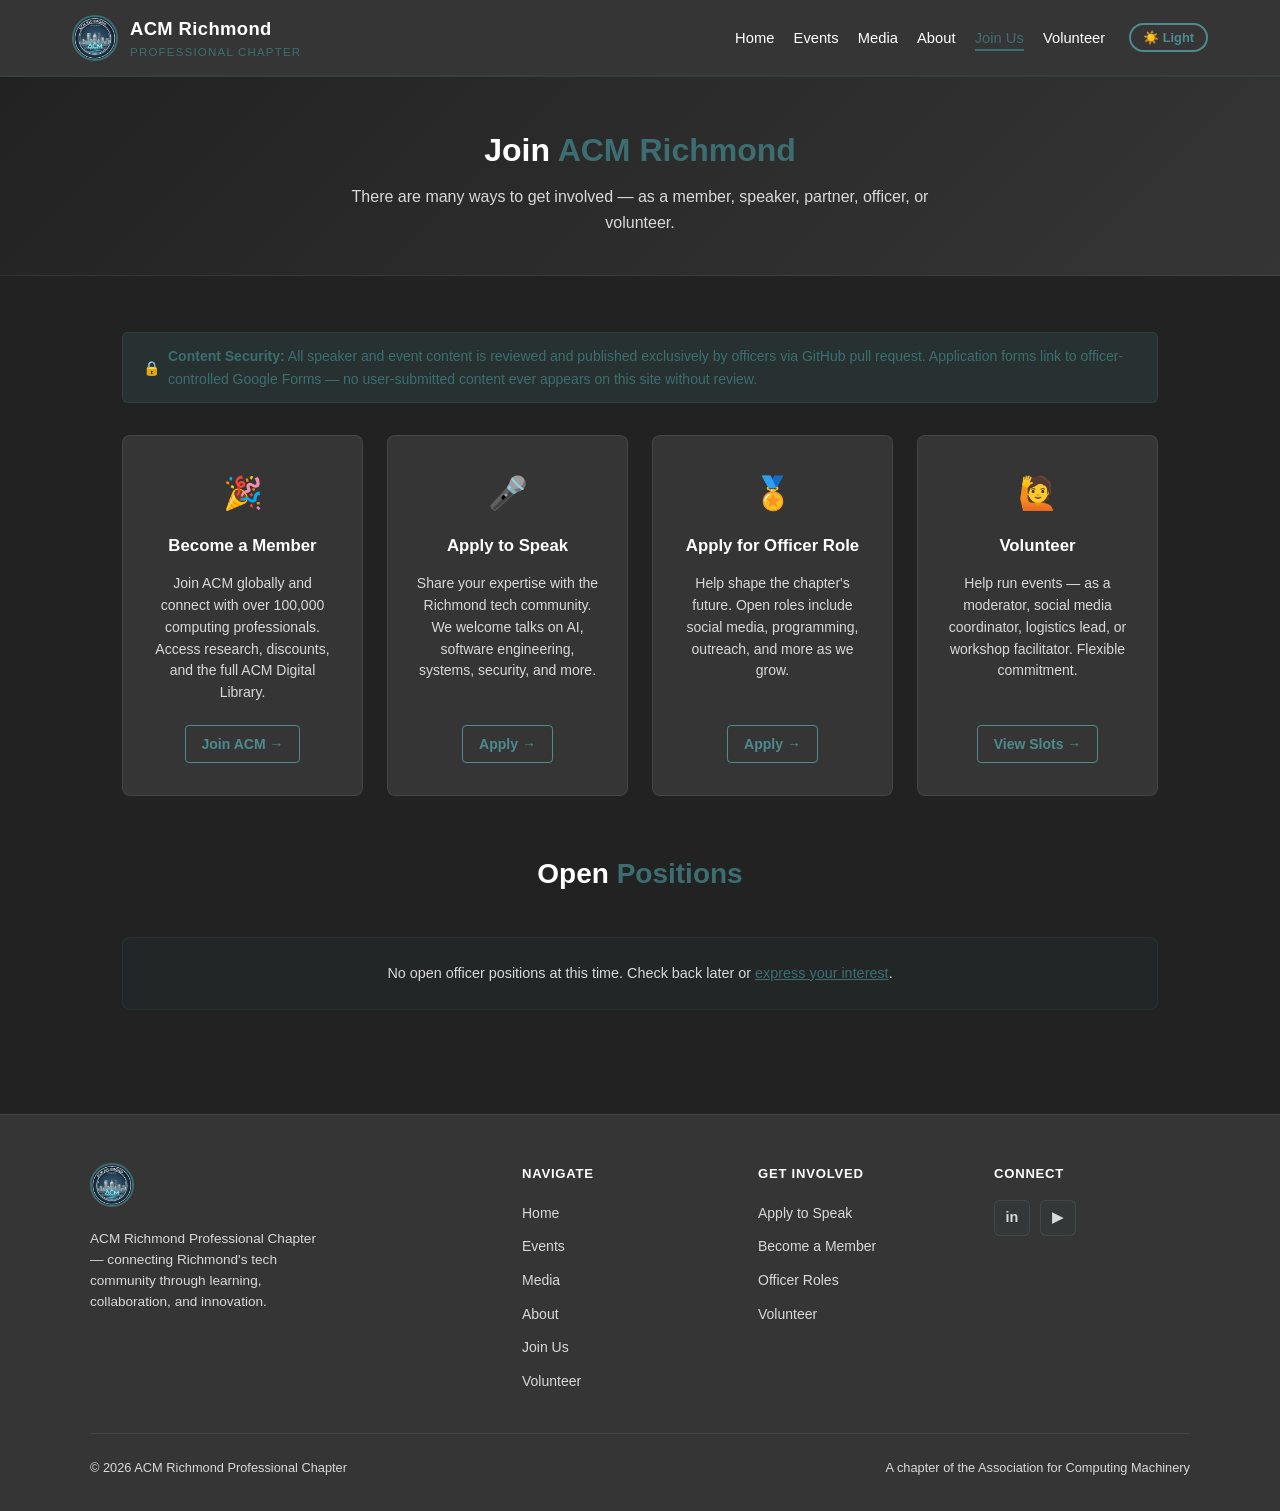
<file: join.html>
<!DOCTYPE html>
<html lang="en">
<head>
  <meta charset="UTF-8">
  <meta name="viewport" content="width=device-width, initial-scale=1.0">
  <meta http-equiv="Content-Security-Policy" content="default-src 'self'; script-src 'self' 'unsafe-inline'; style-src 'self' 'unsafe-inline'; img-src 'self' https://ui-avatars.com https://img.youtube.com data:; connect-src 'self'; object-src 'none'; base-uri 'self'; frame-src 'none';">
  <title>Join Us &mdash; ACM Richmond</title>
  <meta name="description" content="Become a member, apply to speak, partner, or take an officer role at ACM Richmond.">
  <meta property="og:type" content="website">
  <meta property="og:site_name" content="ACM Richmond Professional Chapter">
  <meta property="og:title" content="Join Us &mdash; ACM Richmond">
  <meta property="og:description" content="Become a member, apply to speak, partner, or take an officer role at ACM Richmond.">
  <meta property="og:url" content="https://acmrichmond.org/join.html">
  <meta property="og:image" content="https://acmrichmond.org/acm-logo.png">
  <meta name="twitter:card" content="summary">
  <meta name="twitter:title" content="Join Us &mdash; ACM Richmond">
  <meta name="twitter:description" content="Become a member, apply to speak, partner, or take an officer role at ACM Richmond.">
  <meta name="twitter:image" content="https://acmrichmond.org/acm-logo.png">
  <link rel="icon" type="image/png" href="acm-logo.png">
  <link rel="apple-touch-icon" href="acm-logo.png">
  <link rel="stylesheet" href="css/style.css">
  <script>
    const _t = localStorage.getItem('theme');
    if (_t === 'light') document.documentElement.setAttribute('data-theme', 'light');
  </script>
</head>
<body>

<header>
  <div class="nav-container">
    <a href="index.html" class="brand">
      <img src="acm-logo.png" alt="ACM Richmond Logo">
      <div class="brand-text">
        <h1>ACM Richmond</h1>
        <p>Professional Chapter</p>
      </div>
    </a>
    <div class="nav-right" id="navRight">
      <nav><ul id="navList"></ul></nav>
      <button class="theme-toggle-btn" id="themeToggle">&#9728;&#65039; Light</button>
    </div>
    <button class="hamburger" id="navToggle" aria-label="Toggle navigation">&#9776;</button>
  </div>
</header>

<main>
  <div class="page-header">
    <h2>Join <span>ACM Richmond</span></h2>
    <p>There are many ways to get involved &mdash; as a member, speaker, partner, officer, or volunteer.</p>
  </div>

  <div class="container">

    <div class="notice reveal">
      <span>&#128274;</span>
      <span><strong>Content Security:</strong> All speaker and event content is reviewed and published exclusively by officers via GitHub pull request. Application forms link to officer-controlled Google Forms &mdash; no user-submitted content ever appears on this site without review.</span>
    </div>

    <!-- JOIN CARDS -->
    <div class="join-grid reveal-stagger">
      <div class="join-card">
        <div class="join-icon">&#127881;</div>
        <h3>Become a Member</h3>
        <p>Join ACM globally and connect with over 100,000 computing professionals. Access research, discounts, and the full ACM Digital Library.</p>
        <div class="join-action">
          <a href="https://www.acm.org/membership" target="_blank" rel="noopener noreferrer" class="btn-sm">Join ACM &rarr;</a>
        </div>
      </div>

      <div class="join-card">
        <div class="join-icon">&#127908;</div>
        <h3>Apply to Speak</h3>
        <p>Share your expertise with the Richmond tech community. We welcome talks on AI, software engineering, systems, security, and more.</p>
        <div class="join-action">
          <!-- Replace with your Google Form URL for speaker applications -->
          <a href="https://docs.google.com/forms/d/1eMYXUwFsFEixy_sfY6fhcHXIHY5MrTW9e2OGOR9u44U" target="_blank" rel="noopener noreferrer" class="btn-sm">Apply &rarr;</a>
        </div>
      </div>

      <div class="join-card">
        <div class="join-icon">&#127941;</div>
        <h3>Apply for Officer Role</h3>
        <p>Help shape the chapter's future. Open roles include social media, programming, outreach, and more as we grow.</p>
        <div class="join-action">
          <!-- Replace with your Google Form URL for officer applications -->
          <a href="https://docs.google.com/forms/d/e/1FAIpQLScZHKF9UhTcBZkwYAfJ_ID4JYwEUC-y-1XF-Ft4G_ESHI5Ycw/viewform?usp=publish-editor" target="_blank" rel="noopener noreferrer" class="btn-sm">Apply &rarr;</a>
        </div>
      </div>

      <div class="join-card">
        <div class="join-icon">&#128587;</div>
        <h3>Volunteer</h3>
        <p>Help run events &mdash; as a moderator, social media coordinator, logistics lead, or workshop facilitator. Flexible commitment.</p>
        <div class="join-action">
          <a href="volunteer.html" class="btn-sm">View Slots &rarr;</a>
        </div>
      </div>
    </div>

    <!-- OPEN POSITIONS -->
    <section>
      <h2 class="section-title">Open <span>Positions</span></h2>
      <div id="openPositions">
        <div style="color:var(--text-muted);font-size:0.9rem">Loading open roles&hellip;</div>
      </div>
    </section>

  </div>
</main>

<footer>
  <div class="footer-grid">
    <div>
      <img src="acm-logo.png" alt="ACM Richmond" width="44" style="border-radius:50%;border:2px solid var(--cyan-glow)">
      <p class="footer-tagline">ACM Richmond Professional Chapter &mdash; connecting Richmond's tech community through learning, collaboration, and innovation.</p>
    </div>
    <div class="footer-col">
      <h4>Navigate</h4>
      <ul>
        <li><a href="index.html">Home</a></li>
        <li><a href="events.html">Events</a></li>
        <li><a href="media.html">Media</a></li>
        <li><a href="about.html">About</a></li>
        <li><a href="join.html">Join Us</a></li>
        <li><a href="volunteer.html">Volunteer</a></li>
      </ul>
    </div>
    <div class="footer-col">
      <h4>Get Involved</h4>
      <ul>
        <li><a href="join.html">Apply to Speak</a></li>
        <li><a href="join.html">Become a Member</a></li>
        <li><a href="join.html">Officer Roles</a></li>
        <li><a href="volunteer.html">Volunteer</a></li>
      </ul>
    </div>
    <div class="footer-col">
      <h4>Connect</h4>
      <div class="footer-social">
        <a href="https://www.linkedin.com/company/richmond-acm-chapter/posts/?feedView=all"
           target="_blank" rel="noopener noreferrer" title="LinkedIn" aria-label="LinkedIn">in</a>
        <a href="https://www.youtube.com/@ACMChapterRVA"
           target="_blank" rel="noopener noreferrer" title="YouTube" aria-label="YouTube">&#9654;</a>
      </div>
    </div>
  </div>
  <div class="footer-bottom">
    <span>&copy; 2026 ACM Richmond Professional Chapter</span>
    <span>A chapter of the <a href="https://www.acm.org" target="_blank" rel="noopener noreferrer">Association for Computing Machinery</a></span>
  </div>
</footer>

<script src="js/main.js"></script>
<script>
  renderNav('join');

  fetch('data/team.json')
    .then(function(r) { return r.json(); })
    .then(function(team) {
      var open = team.filter(function(m) { return m.open; });
      var el = document.getElementById('openPositions');
      if (!open.length) {
        el.innerHTML = '<div class="open-positions-notice">No open officer positions at this time. Check back later or <a href="https://docs.google.com/forms/d/e/1FAIpQLScZHKF9UhTcBZkwYAfJ_ID4JYwEUC-y-1XF-Ft4G_ESHI5Ycw/viewform?usp=publish-editor" target="_blank" rel="noopener noreferrer" style="color:var(--cyan-glow)">express your interest</a>.</div>';
        return;
      }
      el.innerHTML = open.map(function(m) {
        return '<div class="open-position-card">' +
          '<div><h4>' + sanitize(m.role) + '</h4>' +
          '<p style="color:var(--text-muted);font-size:0.82rem;margin-top:0.2rem">' + sanitize(m.bio || 'Help shape the ACM Richmond chapter.') + '</p></div>' +
          '<a href="https://docs.google.com/forms/d/e/1FAIpQLScZHKF9UhTcBZkwYAfJ_ID4JYwEUC-y-1XF-Ft4G_ESHI5Ycw/viewform?usp=publish-editor" target="_blank" rel="noopener noreferrer" class="btn-sm">Apply &rarr;</a>' +
        '</div>';
      }).join('');
      animateIn(el);
    })
    .catch(function() {
      document.getElementById('openPositions').innerHTML =
        '<div class="open-positions-notice">Unable to load open positions.</div>';
    });
</script>
</body>
</html>
</file>
<file: css/style.css>
/* ===========================
   THEME VARIABLES — Charcoal & Teal
   =========================== */
:root {
  --bg-deep:    #222222;
  --bg-dark:    #353535;
  --text-light: #ffffff;
  --text-muted: #d9d9d9;
  --cyan-glow:  #3c6e71;
  --cyan-bright:#4d8b8e;
  --white:      #ffffff;
  --card-border:rgba(255, 255, 255, 0.08);
  --amber:      #3c6e71;
  --amber-dim:  rgba(60, 110, 113, 0.20);
}

[data-theme="light"] {
  --bg-deep:    #d9d9d9;
  --bg-dark:    #ffffff;
  --text-light: #353535;
  --text-muted: #284b63;
  --cyan-glow:  #3c6e71;
  --cyan-bright:#284b63;
  --white:      #353535;
  --card-border:rgba(53, 53, 53, 0.12);
  --amber:      #284b63;
  --amber-dim:  rgba(40, 75, 99, 0.12);
}

/* ===========================
   RESET & BASE
   =========================== */
*, *::before, *::after { box-sizing: border-box; margin: 0; padding: 0; }

html { scroll-behavior: smooth; }

body {
  font-family: -apple-system, BlinkMacSystemFont, 'Segoe UI', Roboto, Helvetica, Arial, sans-serif;
  background-color: var(--bg-deep);
  color: var(--text-light);
  line-height: 1.6;
  transition: background-color 0.3s ease, color 0.3s ease;
}

/* ===========================
   HEADER & NAV
   =========================== */
header {
  background-color: var(--bg-dark);
  border-bottom: 2px solid rgba(60, 110, 113,0.18);
  position: sticky;
  top: 0;
  z-index: 100;
  transition: background-color 0.3s ease;
}

.nav-container {
  max-width: 1200px;
  margin: 0 auto;
  display: flex;
  justify-content: space-between;
  align-items: center;
  padding: 0.85rem 2rem;
  gap: 1rem;
}

.brand {
  display: flex;
  align-items: center;
  gap: 12px;
  text-decoration: none;
  color: var(--white);
  flex-shrink: 0;
}

.brand img {
  width: 46px;
  height: 46px;
  border-radius: 50%;
  border: 2px solid var(--cyan-glow);
}

.brand-text h1 { font-size: 1.15rem; font-weight: 700; letter-spacing: 0.4px; }
.brand-text p  { font-size: 0.72rem; color: var(--amber); text-transform: uppercase; letter-spacing: 1.2px; }

.nav-right {
  display: flex;
  align-items: center;
  gap: 1.5rem;
}

nav ul { display: flex; list-style: none; gap: 1.2rem; }

nav a {
  text-decoration: none;
  color: var(--text-light);
  font-weight: 500;
  font-size: 0.92rem;
  transition: color 0.2s;
  padding-bottom: 3px;
  position: relative;
}

nav a::after {
  content: '';
  position: absolute;
  left: 0; bottom: -2px;
  width: 0; height: 2px;
  background: var(--cyan-glow);
  transition: width 0.22s ease;
}

nav a:hover { color: var(--cyan-glow); }
nav a.active { color: var(--cyan-glow); }
nav a:hover::after, nav a.active::after { width: 100%; }

.theme-toggle-btn {
  background: transparent;
  border: 2px solid var(--cyan-bright);
  color: var(--cyan-bright);
  padding: 0.32rem 0.75rem;
  border-radius: 20px;
  cursor: pointer;
  font-size: 0.8rem;
  font-weight: 600;
  transition: all 0.2s;
  white-space: nowrap;
  flex-shrink: 0;
}

.theme-toggle-btn:hover { background-color: var(--cyan-bright); color: #fff; }

.hamburger {
  display: none;
  background: transparent;
  border: 2px solid var(--cyan-bright);
  color: var(--cyan-bright);
  padding: 0.3rem 0.65rem;
  border-radius: 6px;
  cursor: pointer;
  font-size: 1.1rem;
  line-height: 1;
  flex-shrink: 0;
  transition: all 0.2s;
}

.hamburger:hover { background: var(--cyan-bright); color: #fff; }

/* ===========================
   LAYOUT
   =========================== */
.container { max-width: 1100px; margin: 0 auto; padding: 3.5rem 2rem; }

.page-header {
  background: linear-gradient(135deg, var(--bg-deep) 0%, var(--bg-dark) 100%);
  padding: 3rem 2rem 2.5rem;
  text-align: center;
  border-bottom: 1px solid var(--card-border);
  animation: pageFadeIn 0.45s ease forwards;
}

.page-header h2 { font-size: 2rem; color: var(--white); margin-bottom: 0.5rem; }
.page-header h2 span { color: var(--cyan-glow); }
.page-header p { color: var(--text-muted); max-width: 580px; margin: 0 auto; font-size: 1rem; }

.hero {
  background: linear-gradient(135deg, var(--bg-deep) 30%, var(--bg-dark) 100%);
  padding: 5rem 2rem 4.5rem;
  text-align: center;
  animation: pageFadeIn 0.5s ease forwards;
}

.hero h2 { font-size: 2.6rem; margin-bottom: 1rem; color: var(--white); line-height: 1.2; }
.hero h2 span { color: var(--amber); }
.hero p { font-size: 1.1rem; max-width: 640px; margin: 0 auto 2rem; color: var(--text-muted); }

.section-title { font-size: 1.75rem; margin-bottom: 2.5rem; text-align: center; }
.section-title span { color: var(--cyan-glow); }

.section-heading {
  font-size: 1.35rem;
  color: var(--cyan-glow);
  margin-bottom: 1.5rem;
  border-bottom: 1px solid rgba(60, 110, 113,0.18);
  padding-bottom: 0.5rem;
}

.section-heading.muted {
  color: var(--text-muted);
  border-color: rgba(60, 110, 113, 0.18);
}

/* ===========================
   PAGE LOAD ANIMATION
   =========================== */
@keyframes pageFadeIn {
  from { opacity: 0; transform: translateY(10px); }
  to   { opacity: 1; transform: none; }
}

/* ===========================
   SCROLL REVEAL
   =========================== */
.reveal {
  opacity: 0;
  transform: translateY(22px);
  transition: opacity 0.55s ease, transform 0.55s ease;
}
.reveal.revealed { opacity: 1; transform: none; }

.reveal-stagger > * {
  opacity: 0;
  transform: translateY(18px);
  transition: opacity 0.4s ease, transform 0.4s ease;
}
.reveal-stagger.revealed > * { opacity: 1; transform: none; }
.reveal-stagger.revealed > *:nth-child(1) { transition-delay: 0s; }
.reveal-stagger.revealed > *:nth-child(2) { transition-delay: 0.07s; }
.reveal-stagger.revealed > *:nth-child(3) { transition-delay: 0.14s; }
.reveal-stagger.revealed > *:nth-child(4) { transition-delay: 0.21s; }
.reveal-stagger.revealed > *:nth-child(5) { transition-delay: 0.28s; }
.reveal-stagger.revealed > *:nth-child(6) { transition-delay: 0.35s; }
.reveal-stagger.revealed > *:nth-child(7) { transition-delay: 0.42s; }
.reveal-stagger.revealed > *:nth-child(8) { transition-delay: 0.49s; }

@media (prefers-reduced-motion: reduce) {
  .reveal, .reveal-stagger > *, .hero, .page-header, .back-to-top {
    opacity: 1 !important; transform: none !important;
    transition: none !important; animation: none !important;
  }
}

/* ===========================
   BACK TO TOP
   =========================== */
.back-to-top {
  position: fixed; bottom: 1.75rem; right: 1.75rem; z-index: 200;
  width: 44px; height: 44px; border-radius: 50%;
  background: var(--cyan-glow); color: #fff; border: none; cursor: pointer;
  font-size: 1.1rem; font-weight: 700;
  opacity: 0; transform: translateY(12px); pointer-events: none;
  transition: opacity 0.3s ease, transform 0.3s ease, background 0.2s ease, box-shadow 0.2s ease;
  box-shadow: 0 4px 16px rgba(60, 110, 113,0.4);
  display: flex; align-items: center; justify-content: center;
}
.back-to-top.visible { opacity: 1; transform: none; pointer-events: auto; }
.back-to-top:hover { background: var(--cyan-bright); box-shadow: 0 6px 22px rgba(60, 110, 113,0.55); }
.back-to-top:active { transform: scale(0.94); }

/* ===========================
   BUTTONS
   =========================== */
.btn {
  display: inline-block;
  background-color: transparent;
  color: var(--cyan-glow);
  border: 2px solid var(--cyan-glow);
  padding: 0.7rem 1.5rem;
  border-radius: 4px;
  text-decoration: none;
  font-weight: 600;
  transition: all 0.2s;
  cursor: pointer;
  font-size: 0.95rem;
}
.btn:hover { background-color: var(--cyan-glow); color: #fff; box-shadow: 0 4px 16px rgba(60,110,113,0.35); }
.btn:active { transform: scale(0.96); }

.btn-sm {
  display: inline-block;
  background-color: transparent;
  color: var(--cyan-bright);
  border: 1px solid var(--cyan-bright);
  padding: 0.42rem 1rem;
  border-radius: 4px;
  text-decoration: none;
  font-weight: 600;
  font-size: 0.875rem;
  transition: all 0.2s;
  cursor: pointer;
}
.btn-sm:hover { background-color: var(--cyan-bright); color: #fff; box-shadow: 0 3px 12px rgba(29,95,220,0.3); }
.btn-sm:active { transform: scale(0.96); }

.btn-muted {
  display: inline-block;
  background-color: rgba(107, 138, 171, 0.07);
  color: var(--text-muted);
  border: 1px solid rgba(107, 138, 171, 0.2);
  padding: 0.42rem 1rem;
  border-radius: 4px;
  font-weight: 600;
  font-size: 0.875rem;
}

.btn-amber {
  display: inline-block;
  background-color: transparent;
  color: var(--amber);
  border: 1px solid var(--amber);
  padding: 0.42rem 1rem;
  border-radius: 4px;
  text-decoration: none;
  font-weight: 600;
  font-size: 0.875rem;
  transition: all 0.2s;
  cursor: pointer;
}
.btn-amber:hover { background-color: var(--amber); color: #fff; box-shadow: 0 3px 12px rgba(60,110,113,0.35); }
.btn-amber:active { transform: scale(0.96); }

/* ===========================
   BADGES
   =========================== */
.badge {
  display: inline-block;
  padding: 0.18rem 0.6rem;
  border-radius: 12px;
  font-size: 0.72rem;
  font-weight: 700;
  text-transform: uppercase;
  letter-spacing: 0.5px;
}
.badge-cyan  { background: rgba(60, 110, 113,0.12); color: var(--cyan-glow); }
.badge-amber { background: var(--amber-dim); color: var(--amber); }
.badge-muted { background: rgba(107, 138, 171, 0.1); color: var(--text-muted); }

/* ===========================
   NOTICE BANNER
   =========================== */
.notice {
  background: var(--amber-dim);
  border: 1px solid rgba(60, 110, 113, 0.28);
  border-radius: 6px;
  padding: 0.75rem 1.25rem;
  color: var(--amber);
  font-size: 0.875rem;
  font-weight: 500;
  margin-bottom: 2rem;
  display: flex;
  align-items: center;
  gap: 0.5rem;
}

/* ===========================
   QUICK LINKS (homepage)
   =========================== */
.quick-links {
  display: grid;
  grid-template-columns: repeat(5, 1fr);
  gap: 1rem;
  margin-bottom: 3.5rem;
}

.quick-link-card {
  background-color: var(--bg-dark);
  border: 1px solid var(--card-border);
  border-radius: 8px;
  padding: 1.5rem 1rem;
  text-align: center;
  text-decoration: none;
  color: var(--text-light);
  transition: all 0.25s ease;
  display: flex;
  flex-direction: column;
  align-items: center;
  gap: 0.5rem;
}

.quick-link-card:hover {
  border-color: var(--cyan-glow);
  transform: translateY(-4px);
  color: var(--cyan-glow);
  box-shadow: 0 8px 28px rgba(60, 110, 113,0.18);
}

.quick-link-card:active { transform: translateY(-2px); }
.ql-icon  { font-size: 1.75rem; }
.ql-label { font-size: 0.875rem; font-weight: 600; }

/* ===========================
   NEXT EVENT SPOTLIGHT
   =========================== */
.next-event-spotlight {
  background: linear-gradient(135deg, var(--bg-dark) 0%, rgba(60, 110, 113,0.05) 100%);
  border: 1px solid rgba(60, 110, 113,0.28);
  border-left: 4px solid var(--cyan-glow);
  border-radius: 0 8px 8px 0;
  padding: 2rem;
  display: grid;
  grid-template-columns: auto 1fr auto;
  gap: 1.5rem;
  align-items: center;
  margin-bottom: 4rem;
}

.date-badge {
  background: rgba(60, 110, 113,0.08);
  border: 1px solid rgba(60, 110, 113,0.22);
  border-radius: 6px;
  padding: 0.9rem 1.1rem;
  text-align: center;
  min-width: 76px;
}
.date-badge .month { font-size: 0.75rem; text-transform: uppercase; letter-spacing: 2px; color: var(--cyan-glow); font-weight: 700; }
.date-badge .day   { font-size: 2rem; font-weight: 800; color: var(--white); line-height: 1.1; margin: 2px 0; }
.date-badge .year  { font-size: 0.7rem; color: var(--text-muted); }

.spotlight-title  { font-size: 1.15rem; color: var(--white); margin-bottom: 0.4rem; font-weight: 600; }
.spotlight-meta   { font-size: 0.875rem; color: var(--cyan-glow); font-weight: 500; margin-bottom: 0.35rem; }
.spotlight-detail { font-size: 0.85rem; color: var(--text-muted); }

/* ===========================
   OFFICER / TEAM CARDS — large, prominent layout
   =========================== */
.officer-grid {
  display: grid;
  grid-template-columns: repeat(3, 1fr);
  gap: 2rem;
  margin-bottom: 4rem;
}

.officer-card {
  background-color: var(--bg-dark);
  border: 1px solid var(--card-border);
  border-radius: 12px;
  padding: 2.5rem 2rem;
  text-align: center;
  transition: transform 0.22s ease, box-shadow 0.22s ease, border-color 0.2s;
  display: flex;
  flex-direction: column;
  align-items: center;
  gap: 0;
}
.officer-card:hover {
  transform: translateY(-6px);
  border-color: rgba(60, 110, 113,0.35);
  box-shadow: 0 16px 48px rgba(60, 110, 113,0.16);
}

.officer-avatar {
  width: 130px; height: 130px;
  border-radius: 50%;
  background: rgba(60, 110, 113,0.1);
  border: 4px solid var(--cyan-glow);
  box-shadow: 0 0 0 6px rgba(60, 110, 113,0.1);
  margin: 0 auto 1.5rem;
  display: flex; align-items: center; justify-content: center;
  font-weight: 800;
  color: var(--cyan-glow);
  font-size: 2rem;
  overflow: hidden;
  transition: box-shadow 0.25s, border-color 0.25s, transform 0.25s;
}
.officer-card:hover .officer-avatar {
  border-color: var(--amber);
  box-shadow: 0 0 0 6px rgba(60, 110, 113, 0.14);
  transform: scale(1.04);
}
.officer-avatar img { width: 100%; height: 100%; object-fit: cover; border-radius: 50%; }

.officer-card h3 {
  color: var(--white);
  font-size: 1.25rem;
  font-weight: 700;
  margin-bottom: 0.4rem;
  line-height: 1.2;
}

.officer-role-badge {
  display: inline-block;
  background: rgba(60, 110, 113,0.1);
  border: 1px solid rgba(60, 110, 113,0.22);
  color: var(--cyan-glow);
  font-size: 0.75rem;
  font-weight: 700;
  text-transform: uppercase;
  letter-spacing: 1.1px;
  padding: 0.25rem 0.85rem;
  border-radius: 20px;
  margin-bottom: 1.1rem;
}

.officer-divider {
  width: 40px; height: 2px;
  background: linear-gradient(90deg, var(--cyan-glow), var(--amber));
  border-radius: 2px;
  margin: 0 auto 1.1rem;
}

.officer-bio {
  color: var(--text-muted);
  font-size: 0.9rem;
  line-height: 1.65;
  flex: 1;
  margin-bottom: 1.4rem;
}

.officer-links { margin-top: auto; }
.officer-linkedin {
  display: inline-flex; align-items: center; gap: 0.4rem;
  background: rgba(60, 110, 113,0.08);
  border: 1px solid rgba(60, 110, 113,0.2);
  color: var(--cyan-glow);
  font-size: 0.8rem; font-weight: 600;
  padding: 0.45rem 1rem; border-radius: 20px;
  text-decoration: none;
  transition: all 0.2s;
}
.officer-linkedin:hover {
  background: var(--cyan-glow); color: #fff;
  box-shadow: 0 4px 14px rgba(60,110,113,0.3);
}
.officer-linkedin-placeholder {
  display: inline-block;
  font-size: 0.78rem; color: var(--text-muted);
  font-style: italic;
}

/* ===========================
   PILLAR CARDS
   =========================== */
.pillars-grid { display: grid; grid-template-columns: repeat(auto-fit, minmax(280px, 1fr)); gap: 1.5rem; }

.pillar-card {
  background-color: var(--bg-dark);
  border: 1px solid var(--card-border);
  border-radius: 8px;
  padding: 1.75rem;
  transition: background-color 0.3s, box-shadow 0.22s ease, transform 0.22s ease;
}
.pillar-card:hover {
  box-shadow: 0 6px 22px rgba(60, 110, 113,0.14);
  transform: translateY(-2px);
}
.pillar-card h3 { margin-bottom: 0.75rem; color: var(--white); border-left: 3px solid var(--cyan-glow); padding-left: 10px; }
.pillar-card p  { color: var(--text-muted); font-size: 0.925rem; }

/* ===========================
   EVENT CARDS
   =========================== */
.event-list { display: flex; flex-direction: column; gap: 1.5rem; }

.event-card {
  background-color: var(--bg-dark);
  border-left: 4px solid var(--cyan-bright);
  border-radius: 0 8px 8px 0;
  padding: 1.75rem;
  display: grid;
  grid-template-columns: 96px 1fr;
  gap: 1.5rem;
  transition: background-color 0.3s, border-left-color 0.2s, box-shadow 0.22s ease;
}
.event-card:hover { box-shadow: 0 6px 22px rgba(60, 110, 113,0.14); }
.event-card.past  { opacity: 0.72; border-left-color: var(--text-muted); }
.event-card.highlighted { border-left-color: var(--amber); background: rgba(60, 110, 113,0.04); }

.event-date {
  display: flex; flex-direction: column; justify-content: center; align-items: center;
  background-color: rgba(60, 110, 113,0.05);
  border: 1px solid rgba(60, 110, 113,0.12);
  border-radius: 6px; padding: 0.75rem 0.5rem; text-align: center; height: fit-content;
}
.event-date .month { font-size: 0.72rem; text-transform: uppercase; letter-spacing: 2px; color: var(--cyan-glow); font-weight: 700; }
.event-date .day   { font-size: 1.75rem; font-weight: 800; color: var(--white); line-height: 1.15; margin: 2px 0; }
.event-date .time  { font-size: 0.7rem; color: var(--text-muted); }
.event-details h3  { font-size: 1.1rem; color: var(--white); margin-bottom: 0.35rem; }
.event-meta        { font-size: 0.85rem; color: var(--cyan-glow); margin-bottom: 0.6rem; font-weight: 500; }
.event-details p   { color: var(--text-muted); margin-bottom: 1.1rem; font-size: 0.875rem; line-height: 1.6; }
.event-tags        { display: flex; gap: 0.5rem; flex-wrap: wrap; margin-bottom: 1rem; }

/* ===========================
   CALENDAR WIDGET
   =========================== */
.cal-container { max-width: 420px; }

.cal-header { display: flex; justify-content: space-between; align-items: center; margin-bottom: 0.85rem; }
.cal-month-label { font-size: 1.05rem; font-weight: 700; color: var(--white); }

.cal-nav {
  background: transparent;
  border: 1px solid var(--cyan-bright);
  color: var(--cyan-bright);
  padding: 0.28rem 0.85rem;
  border-radius: 4px;
  cursor: pointer;
  font-size: 0.9rem;
  transition: all 0.2s;
}
.cal-nav:hover { background: var(--cyan-bright); color: #fff; }
.cal-nav:active { transform: scale(0.94); }

.cal-grid { display: grid; grid-template-columns: repeat(7, 1fr); gap: 3px; }
.cal-day-name { text-align: center; font-size: 0.72rem; color: var(--text-muted); padding: 0.35rem 0; font-weight: 600; }

.cal-cell {
  text-align: center; padding: 0.45rem 0.2rem; border-radius: 4px;
  font-size: 0.85rem; position: relative; color: var(--text-muted);
  min-height: 36px; display: flex; flex-direction: column; align-items: center; justify-content: center;
  transition: background 0.15s;
}
.cal-cell.empty { background: transparent; }
.cal-cell.has-event {
  cursor: pointer;
  background: rgba(60, 110, 113,0.14);
  color: var(--cyan-glow);
  font-weight: 600;
}
.cal-cell.has-event:hover { background: rgba(60, 110, 113,0.26); }
.cal-cell.has-volunteer {
  cursor: pointer;
  background: var(--amber-dim);
  color: var(--amber);
  font-weight: 600;
}
.cal-cell.has-volunteer:hover { background: rgba(60, 110, 113, 0.22); }
.cal-cell.today { box-shadow: inset 0 0 0 1px var(--cyan-bright); color: var(--text-light); }
.cal-cell.selected          { background: var(--cyan-glow)  !important; color: #fff !important; font-weight: 700; }
.cal-cell.selected-volunteer{ background: var(--amber)      !important; color: #fff !important; font-weight: 700; }

.cal-dot { display: block; width: 4px; height: 4px; border-radius: 50%; background: currentColor; margin: 2px auto 0; }

.cal-detail {
  margin-top: 1.25rem; padding: 1.25rem;
  background: var(--bg-dark); border: 1px solid var(--card-border); border-radius: 8px;
  display: none;
  animation: pageFadeIn 0.2s ease;
}
.cal-detail.visible { display: block; }
.cal-detail h4 { color: var(--white); margin-bottom: 0.85rem; font-size: 0.95rem; }
.cal-detail-empty { color: var(--text-muted); font-size: 0.875rem; }

/* ===========================
   EVENTS PAGE LAYOUT
   =========================== */
.events-layout {
  display: grid;
  grid-template-columns: 420px 1fr;
  gap: 3rem;
  align-items: start;
}
.events-calendar-col { position: sticky; top: 80px; }

/* ===========================
   JOIN CARDS
   =========================== */
.join-grid {
  display: grid;
  grid-template-columns: repeat(auto-fill, minmax(220px, 1fr));
  gap: 1.5rem;
  margin-bottom: 3.5rem;
}

.join-card {
  background-color: var(--bg-dark);
  border: 1px solid var(--card-border);
  border-radius: 8px;
  padding: 2rem 1.5rem;
  text-align: center;
  transition: transform 0.22s ease, border-color 0.2s, box-shadow 0.22s ease;
  display: flex; flex-direction: column; gap: 0.85rem;
}
.join-card:hover {
  transform: translateY(-5px);
  border-color: var(--cyan-glow);
  box-shadow: 0 10px 32px rgba(60, 110, 113,0.18);
}
.join-card:active { transform: translateY(-2px); }
.join-icon { font-size: 2rem; }
.join-card h3 { color: var(--white); font-size: 1.05rem; }
.join-card p  { color: var(--text-muted); font-size: 0.875rem; flex: 1; line-height: 1.55; }
.join-action  { margin-top: auto; padding-top: 0.5rem; }

/* ===========================
   WHAT WE DO CARDS
   =========================== */
.what-we-do-grid {
  display: grid;
  grid-template-columns: repeat(auto-fill, minmax(200px, 1fr));
  gap: 1.25rem;
  margin-bottom: 4rem;
}

.wwd-card {
  background-color: var(--bg-dark);
  border: 1px solid var(--card-border);
  border-radius: 8px;
  padding: 1.5rem;
  transition: border-color 0.2s, box-shadow 0.22s ease, transform 0.22s ease;
}
.wwd-card:hover {
  border-color: var(--cyan-glow);
  box-shadow: 0 6px 22px rgba(60, 110, 113,0.14);
  transform: translateY(-2px);
}
.wwd-card .wwd-icon { font-size: 1.6rem; margin-bottom: 0.6rem; }
.wwd-card h4 { color: var(--white); font-size: 0.95rem; margin-bottom: 0.4rem; }
.wwd-card p  { color: var(--text-muted); font-size: 0.82rem; line-height: 1.5; }

/* ===========================
   MEDIA CARDS
   =========================== */
.media-grid {
  display: grid;
  grid-template-columns: repeat(auto-fill, minmax(280px, 1fr));
  gap: 1.5rem;
}

.media-card {
  background-color: var(--bg-dark);
  border: 1px solid var(--card-border);
  border-radius: 8px;
  overflow: hidden;
  transition: transform 0.22s ease, border-color 0.2s, box-shadow 0.22s ease;
  text-decoration: none;
  display: block;
  color: var(--text-light);
}
.media-card:hover {
  transform: translateY(-5px);
  border-color: var(--cyan-glow);
  box-shadow: 0 10px 32px rgba(60, 110, 113,0.18);
}
.media-card.coming-soon { opacity: 0.65; cursor: default; }
.media-card.coming-soon:hover { transform: none; border-color: var(--card-border); box-shadow: none; }

.media-thumb {
  width: 100%; aspect-ratio: 16 / 9;
  background: linear-gradient(135deg, rgba(60,110,113,0.1), rgba(29,95,220,0.04));
  display: flex; align-items: center; justify-content: center;
  position: relative; overflow: hidden;
}
.media-thumb img        { width: 100%; height: 100%; object-fit: cover; }
.media-thumb .thumb-icon{ font-size: 2.25rem; opacity: 0.45; }

.media-thumb .play-overlay {
  position: absolute; inset: 0;
  display: flex; align-items: center; justify-content: center;
  background: rgba(0,0,0,0.32);
  opacity: 0; transition: opacity 0.2s;
}
.media-card:hover .play-overlay { opacity: 1; }
.play-overlay span { font-size: 2.5rem; }

.coming-soon-tag {
  position: absolute; top: 10px; right: 10px;
  background: rgba(0,0,0,0.6); color: var(--text-muted);
  font-size: 0.7rem; font-weight: 600; padding: 0.2rem 0.5rem; border-radius: 4px;
  text-transform: uppercase; letter-spacing: 0.5px;
}

.media-body     { padding: 1.1rem 1.25rem; }
.media-body h4  { color: var(--white); font-size: 0.95rem; margin-bottom: 0.3rem; line-height: 1.4; }
.media-meta     { color: var(--text-muted); font-size: 0.8rem; }

/* ===========================
   VOLUNTEER SLOT CARDS
   =========================== */
.slot-list { display: flex; flex-direction: column; gap: 0.9rem; margin-top: 0.25rem; }

.slot-card {
  background: var(--bg-dark);
  border: 1px solid rgba(60, 110, 113, 0.18);
  border-left: 4px solid var(--amber);
  border-radius: 0 8px 8px 0;
  padding: 1.1rem 1.25rem;
  display: flex; justify-content: space-between; align-items: center;
  gap: 1rem; flex-wrap: wrap;
  transition: box-shadow 0.2s;
}
.slot-card:hover { box-shadow: 0 4px 16px rgba(60,110,113,0.15); }
.slot-info h4   { color: var(--white); font-size: 0.95rem; margin-bottom: 0.2rem; }
.slot-meta      { color: var(--text-muted); font-size: 0.82rem; }
.slot-note      { color: var(--amber); font-size: 0.78rem; margin-top: 0.25rem; }
.slot-right     { display: flex; flex-direction: column; align-items: flex-end; gap: 0.5rem; flex-shrink: 0; }
.slot-spots     { font-size: 0.78rem; color: var(--amber); font-weight: 600; white-space: nowrap; }

/* ===========================
   OPEN POSITIONS
   =========================== */
.open-positions-notice {
  background: rgba(60,110,113,0.06);
  border: 1px solid rgba(60,110,113,0.2);
  border-radius: 8px;
  padding: 1.5rem;
  text-align: center;
  color: var(--text-muted);
  font-size: 0.9rem;
}

.open-position-card {
  background: var(--bg-dark);
  border: 1px solid rgba(60,110,113,0.2);
  border-left: 4px solid var(--cyan-bright);
  border-radius: 0 8px 8px 0;
  padding: 1.1rem 1.25rem;
  display: flex; justify-content: space-between; align-items: center;
  gap: 1rem; flex-wrap: wrap;
  margin-bottom: 0.75rem;
  transition: box-shadow 0.2s;
}
.open-position-card:hover { box-shadow: 0 4px 16px rgba(60,110,113,0.14); }
.open-position-card h4 { color: var(--white); font-size: 0.95rem; }

/* ===========================
   FOOTER
   =========================== */
footer {
  background-color: var(--bg-dark);
  border-top: 1px solid var(--card-border);
  padding: 3rem 2rem 2rem;
  margin-top: 3rem;
  transition: background-color 0.3s;
}

.footer-grid {
  max-width: 1100px; margin: 0 auto 2.5rem;
  display: grid;
  grid-template-columns: 2fr 1fr 1fr 1fr;
  gap: 2.5rem;
}

.footer-tagline { color: var(--text-muted); font-size: 0.85rem; margin-top: 0.85rem; max-width: 230px; line-height: 1.55; }

.footer-col h4 {
  color: var(--white); font-size: 0.82rem; font-weight: 700;
  margin-bottom: 1rem; text-transform: uppercase; letter-spacing: 0.75px;
}
.footer-col ul   { list-style: none; display: flex; flex-direction: column; gap: 0.5rem; }
.footer-col ul a { text-decoration: none; color: var(--text-muted); font-size: 0.875rem; transition: color 0.2s; }
.footer-col ul a:hover { color: var(--amber); }

.footer-social { display: flex; gap: 0.6rem; flex-wrap: wrap; }
.footer-social a {
  display: flex; align-items: center; justify-content: center;
  width: 36px; height: 36px;
  background: rgba(60,110,113,0.06);
  border: 1px solid var(--card-border);
  border-radius: 6px;
  text-decoration: none; font-size: 0.9rem; color: var(--text-muted);
  transition: all 0.2s;
  font-weight: 700;
}
.footer-social a:hover {
  background: rgba(60,110,113,0.16);
  border-color: var(--cyan-glow);
  color: var(--cyan-glow);
  transform: translateY(-2px);
  box-shadow: 0 4px 12px rgba(60,110,113,0.25);
}

.footer-bottom {
  max-width: 1100px; margin: 0 auto;
  border-top: 1px solid var(--card-border);
  padding-top: 1.5rem;
  display: flex; justify-content: space-between; align-items: center;
  color: var(--text-muted); font-size: 0.8rem; flex-wrap: wrap; gap: 0.75rem;
}
.footer-bottom a { color: var(--text-muted); text-decoration: none; transition: color 0.2s; }
.footer-bottom a:hover { color: var(--amber); }

/* ===========================
   HERO SECTION (HOME — full redesign)
   =========================== */
.hero-section {
  background-image: url('../media/richmond-downtown-nano-banana.png');
  background-size: cover;
  background-position: center 40%;
  background-repeat: no-repeat;
  padding: 6rem 2rem 5rem;
  text-align: center;
  position: relative;
  overflow: hidden;
  animation: pageFadeIn 0.55s ease forwards;
}
.hero-section::before {
  content: '';
  position: absolute; inset: 0;
  background: rgba(0, 0, 0, 0.62);
  pointer-events: none;
}
.hero-content { position: relative; max-width: 780px; margin: 0 auto; }

.hero-badge {
  display: inline-block;
  background: rgba(255,255,255,0.12);
  border: 1px solid rgba(255,255,255,0.35);
  color: #ffffff;
  font-size: 0.78rem; font-weight: 700; letter-spacing: 1.4px;
  text-transform: uppercase;
  padding: 0.35rem 1.1rem; border-radius: 20px;
  margin-bottom: 1.5rem;
}

.hero-headline {
  font-size: 3rem; font-weight: 800; line-height: 1.15;
  color: #ffffff; margin-bottom: 1.25rem;
  letter-spacing: -0.02em;
}
.hero-headline span { color: var(--cyan-glow); }

.hero-mission {
  font-size: 1.12rem; color: rgba(255,255,255,0.82); line-height: 1.8;
  max-width: 640px; margin: 0 auto 2.5rem;
}

.hero-actions {
  display: flex; gap: 1rem; justify-content: center; flex-wrap: wrap;
  margin-bottom: 3.5rem;
}

.btn-primary-large {
  display: inline-block;
  background: var(--cyan-glow); color: #fff;
  border: 2px solid var(--cyan-glow);
  padding: 0.9rem 2.1rem; border-radius: 6px;
  text-decoration: none; font-weight: 700; font-size: 1.02rem;
  transition: all 0.22s;
  box-shadow: 0 4px 22px rgba(60,110,113,0.3);
}
.btn-primary-large:hover { background: var(--cyan-bright); border-color: var(--cyan-bright); box-shadow: 0 6px 30px rgba(60,110,113,0.46); transform: translateY(-2px); }
.btn-primary-large:active { transform: translateY(0); }

.btn-outline-large {
  display: inline-block;
  background: transparent; color: #ffffff;
  border: 2px solid #ffffff;
  padding: 0.9rem 2.1rem; border-radius: 6px;
  text-decoration: none; font-weight: 700; font-size: 1.02rem;
  transition: all 0.22s;
}
.btn-outline-large:hover { background: rgba(255,255,255,0.12); transform: translateY(-2px); }
.btn-outline-large:active { transform: translateY(0); }
[data-theme="light"] .btn-outline-large { color: #ffffff; border-color: #ffffff; }
[data-theme="light"] .btn-outline-large:hover { background: rgba(255,255,255,0.12); }

.hero-stats {
  display: flex; gap: 3rem; justify-content: center; flex-wrap: wrap;
  padding-top: 2.25rem;
  border-top: 1px solid rgba(255,255,255,0.2);
}
.stat .stat-num   { display: block; font-size: 2.1rem; font-weight: 800; color: #f8f9fa; line-height: 1; }
.stat .stat-label { display: block; font-size: 0.77rem; color: #e9ecef; text-transform: uppercase; letter-spacing: 1px; margin-top: 0.35rem; }

/* ===========================
   STAY CONNECTED
   =========================== */
.stay-connected {
  background: linear-gradient(135deg, rgba(60,110,113,0.05) 0%, rgba(60,110,113,0.03) 100%);
  border: 1px solid rgba(60,110,113,0.16);
  border-radius: 12px;
  padding: 3rem 2.5rem;
  margin-bottom: 4rem;
  text-align: center;
}
.stay-connected h3 { font-size: 1.65rem; color: var(--white); margin-bottom: 0.5rem; }
.stay-connected-subtitle { color: var(--text-muted); font-size: 0.95rem; margin-bottom: 1.75rem; max-width: 480px; margin-left: auto; margin-right: auto; }

.email-form-row {
  display: flex; gap: 0.55rem; justify-content: center; flex-wrap: wrap;
  margin: 0 auto 0.75rem; max-width: 500px;
}
.email-input {
  flex: 1 1 260px;
  background: var(--bg-dark);
  border: 1px solid rgba(60,110,113,0.22);
  border-radius: 6px;
  color: var(--text-light);
  padding: 0.78rem 1.1rem;
  font-size: 0.95rem;
  outline: none;
  transition: border-color 0.2s, box-shadow 0.2s;
  min-width: 200px;
}
.email-input:focus { border-color: var(--cyan-glow); box-shadow: 0 0 0 3px rgba(60,110,113,0.12); }
.email-input::placeholder { color: var(--text-muted); }

.btn-submit {
  background: var(--amber); color: #fff; border: none;
  padding: 0.78rem 1.6rem; border-radius: 6px;
  font-weight: 700; font-size: 0.95rem; cursor: pointer;
  transition: all 0.2s; white-space: nowrap;
}
.btn-submit:hover { background: #d49a20; box-shadow: 0 4px 16px rgba(60,110,113,0.38); transform: translateY(-1px); }
.btn-submit:active { transform: translateY(0); }
.email-note { color: var(--text-muted); font-size: 0.78rem; margin-top: 0.6rem; }

/* ===========================
   RESPONSIVE
   =========================== */

/* ── Tablet landscape ── */
@media (max-width: 1024px) {
  .events-layout     { grid-template-columns: 320px 1fr; gap: 2rem; }
  .footer-grid       { grid-template-columns: 1.5fr 1fr 1fr; gap: 2rem; }
  .footer-grid > div:last-child { grid-column: 1 / -1; }
  .officer-grid      { grid-template-columns: repeat(2, 1fr); }
  .hero-headline     { font-size: 2.6rem; }
}

/* ── Tablet portrait ── */
@media (max-width: 900px) {
  .quick-links                  { grid-template-columns: repeat(3, 1fr); }
  .next-event-spotlight         { grid-template-columns: auto 1fr; }
  .next-event-spotlight .btn    { display: none; }
  .pillars-grid                 { grid-template-columns: repeat(2, 1fr); }
  .footer-grid                  { grid-template-columns: 1fr 1fr; }
  .footer-grid > div:last-child { grid-column: auto; }
}

/* ── Large mobile / small tablet ── */
@media (max-width: 768px) {
  /* nav */
  .hamburger  { display: block; }
  .nav-right  {
    display: none; flex-direction: column; align-items: flex-start;
    width: 100%; padding: 1rem 0 0.5rem; gap: 1rem;
    border-top: 1px solid var(--card-border); margin-top: 0.5rem;
  }
  .nav-right.open { display: flex; }
  nav ul { flex-direction: column; gap: 0.6rem; }
  nav a  { font-size: 1rem; padding: 0.2rem 0; }

  /* typography */
  .page-header h2  { font-size: 1.65rem; }
  .page-header p   { font-size: 0.95rem; }
  .section-title   { font-size: 1.5rem; }
  .hero-headline   { font-size: 2rem; }
  .hero-mission    { font-size: 1.05rem; }

  /* hero */
  .hero-section  { padding: 4rem 1.5rem 3.5rem; }
  .hero-actions  { flex-direction: column; align-items: center; }
  .btn-primary-large,
  .btn-outline-large { width: 100%; max-width: 320px; text-align: center; }
  .hero-stats    { gap: 1.75rem; }

  /* officers */
  .officer-grid   { grid-template-columns: repeat(2, 1fr); gap: 1.25rem; }
  .officer-avatar { width: 100px; height: 100px; font-size: 1.6rem; }
  .officer-card   { padding: 1.75rem 1.25rem; }

  /* quick links */
  .quick-links { grid-template-columns: repeat(3, 1fr); }

  /* next event */
  .next-event-spotlight { grid-template-columns: auto 1fr; }

  /* events */
  .events-layout       { grid-template-columns: 1fr; }
  .events-calendar-col { position: static; }
  .event-card  { grid-template-columns: 1fr; }
  .event-date  { flex-direction: row; gap: 10px; justify-content: flex-start; padding: 0.75rem; height: auto; }
  .event-date .day { font-size: 1.3rem; margin: 0; }

  /* stay connected */
  .stay-connected { padding: 2.25rem 1.5rem; }
  .stay-connected h3 { font-size: 1.35rem; }

  /* footer */
  .footer-grid   { grid-template-columns: 1fr 1fr; }
  .footer-bottom { flex-direction: column; text-align: center; gap: 0.4rem; }
}

/* ── Medium mobile (landscape phones) ── */
@media (max-width: 600px) {
  .quick-links { grid-template-columns: repeat(2, 1fr); }

  /* next event spotlight stacks */
  .next-event-spotlight {
    grid-template-columns: 1fr;
    text-align: center;
  }
  .date-badge { margin: 0 auto; }

  /* slot cards stack */
  .slot-card {
    flex-direction: column;
    align-items: flex-start;
    gap: 0.75rem;
  }
  .slot-right {
    width: 100%;
    flex-direction: row;
    align-items: center;
    justify-content: space-between;
  }

  /* stats wrap to 2×2 */
  .stat { flex: 1 1 100px; }

  /* media grid single column */
  .media-grid { grid-template-columns: 1fr; }

  /* join + what-we-do go 2-col */
  .join-grid       { grid-template-columns: repeat(2, 1fr); }
  .what-we-do-grid { grid-template-columns: repeat(2, 1fr); }
}

/* ── Small mobile (portrait phones) ── */
@media (max-width: 480px) {
  /* spacing */
  .container   { padding: 2.5rem 1rem; }
  .page-header { padding: 2rem 1rem; }
  .hero-section { padding: 3.5rem 1rem 3rem; }
  .stay-connected { padding: 2rem 1rem; }

  /* typography */
  .page-header h2  { font-size: 1.45rem; }
  .section-title   { font-size: 1.3rem; }
  .hero-headline   { font-size: 1.65rem; }
  .hero-mission    { font-size: 0.975rem; }
  .hero-stats      { gap: 1rem; }
  .stat .stat-num  { font-size: 1.7rem; }
  .stay-connected h3 { font-size: 1.2rem; }

  /* officers — single column */
  .officer-grid   { grid-template-columns: 1fr; }
  .officer-card   { padding: 2rem 1.5rem; }
  .officer-avatar { width: 110px; height: 110px; }

  /* grids — single column */
  .quick-links     { grid-template-columns: repeat(2, 1fr); }
  .join-grid       { grid-template-columns: 1fr; }
  .what-we-do-grid { grid-template-columns: 1fr; }
  .pillars-grid    { grid-template-columns: 1fr; }

  /* footer */
  .footer-grid { grid-template-columns: 1fr; }
  .footer-grid > div:last-child { grid-column: auto; }

  /* buttons */
  .btn-primary-large,
  .btn-outline-large { font-size: 0.95rem; padding: 0.82rem 1.5rem; }

  /* email form stacks */
  .email-form-row   { flex-direction: column; align-items: stretch; }
  .email-input      { min-width: unset; width: 100%; }
  .btn-submit       { width: 100%; }

  /* notice text */
  .notice { font-size: 0.85rem; gap: 0.6rem; }
}

/* ===========================
   PHOTO GALLERY
   =========================== */
.gallery-overlay {
  position: absolute; inset: 0;
  display: flex; flex-direction: column; align-items: center; justify-content: center; gap: 0.35rem;
  background: rgba(0, 0, 0, 0.42);
  color: #fff; font-weight: 600;
  opacity: 0; transition: opacity 0.22s;
  pointer-events: none;
}
.media-card:hover .gallery-overlay { opacity: 1; }
.gallery-overlay .gallery-icon { font-size: 2rem; line-height: 1; }
.gallery-overlay .gallery-count { font-size: 0.8rem; letter-spacing: 0.5px; opacity: 0.9; }

.media-desc {
  color: var(--text-muted);
  font-size: 0.8rem;
  line-height: 1.45;
  margin-bottom: 0.3rem;
}

.gallery-modal {
  display: none;
  position: fixed; inset: 0; z-index: 1000;
  background: rgba(0, 0, 0, 0.93);
  flex-direction: column; align-items: center; justify-content: center;
}
.gallery-modal.open { display: flex; }

.gallery-img-wrap {
  max-width: 90vw; max-height: 80vh;
  display: flex; align-items: center; justify-content: center;
}
.gallery-img-wrap img {
  max-width: 100%; max-height: 80vh;
  object-fit: contain; border-radius: 4px;
  user-select: none;
  box-shadow: 0 8px 48px rgba(0, 0, 0, 0.6);
}

.gallery-close {
  position: absolute; top: 1rem; right: 1.5rem;
  background: none; border: none; color: #fff;
  font-size: 2.5rem; cursor: pointer; line-height: 1; padding: 0.4rem;
  opacity: 0.75; transition: opacity 0.2s;
}
.gallery-close:hover { opacity: 1; }

.gallery-prev, .gallery-next {
  position: absolute; top: 50%; transform: translateY(-50%);
  background: rgba(255, 255, 255, 0.1); border: 1px solid rgba(255, 255, 255, 0.2);
  color: #fff; font-size: 2rem; cursor: pointer;
  padding: 0.5rem 1rem; border-radius: 6px; line-height: 1;
  transition: background 0.2s; user-select: none;
}
.gallery-prev { left: 1.25rem; }
.gallery-next { right: 1.25rem; }
.gallery-prev:hover, .gallery-next:hover { background: rgba(255, 255, 255, 0.25); }

.gallery-counter {
  position: absolute; bottom: 1.25rem;
  color: rgba(255, 255, 255, 0.7); font-size: 0.875rem;
}

@media (max-width: 480px) {
  .gallery-prev { left: 0.5rem; padding: 0.4rem 0.65rem; }
  .gallery-next { right: 0.5rem; padding: 0.4rem 0.65rem; }
}

/* ===========================
   PHOTO GALLERY PAGE
   =========================== */
.gallery-meta {
  display: flex; align-items: center; gap: 1rem;
  margin-bottom: 2.5rem; flex-wrap: wrap;
}
.gallery-back {
  color: var(--cyan-glow); text-decoration: none; font-size: 0.875rem;
  display: inline-flex; align-items: center; gap: 0.3rem;
}
.gallery-back:hover { text-decoration: underline; }

.photo-grid {
  display: grid;
  grid-template-columns: repeat(auto-fill, minmax(240px, 1fr));
  gap: 0.75rem;
}
.photo-thumb {
  aspect-ratio: 4 / 3;
  overflow: hidden;
  border-radius: 6px;
  cursor: pointer;
  position: relative;
  background: var(--bg-dark);
  border: 1px solid var(--card-border);
  transition: transform 0.2s ease, border-color 0.2s;
}
.photo-thumb img {
  width: 100%; height: 100%;
  object-fit: cover;
  transition: transform 0.25s ease;
  display: block;
}
.photo-thumb:hover { border-color: var(--cyan-glow); }
.photo-thumb:hover img { transform: scale(1.05); }

@media (max-width: 600px) {
  .photo-grid { grid-template-columns: repeat(2, 1fr); gap: 0.5rem; }
}
@media (max-width: 360px) {
  .photo-grid { grid-template-columns: 1fr; }
}
</file>
